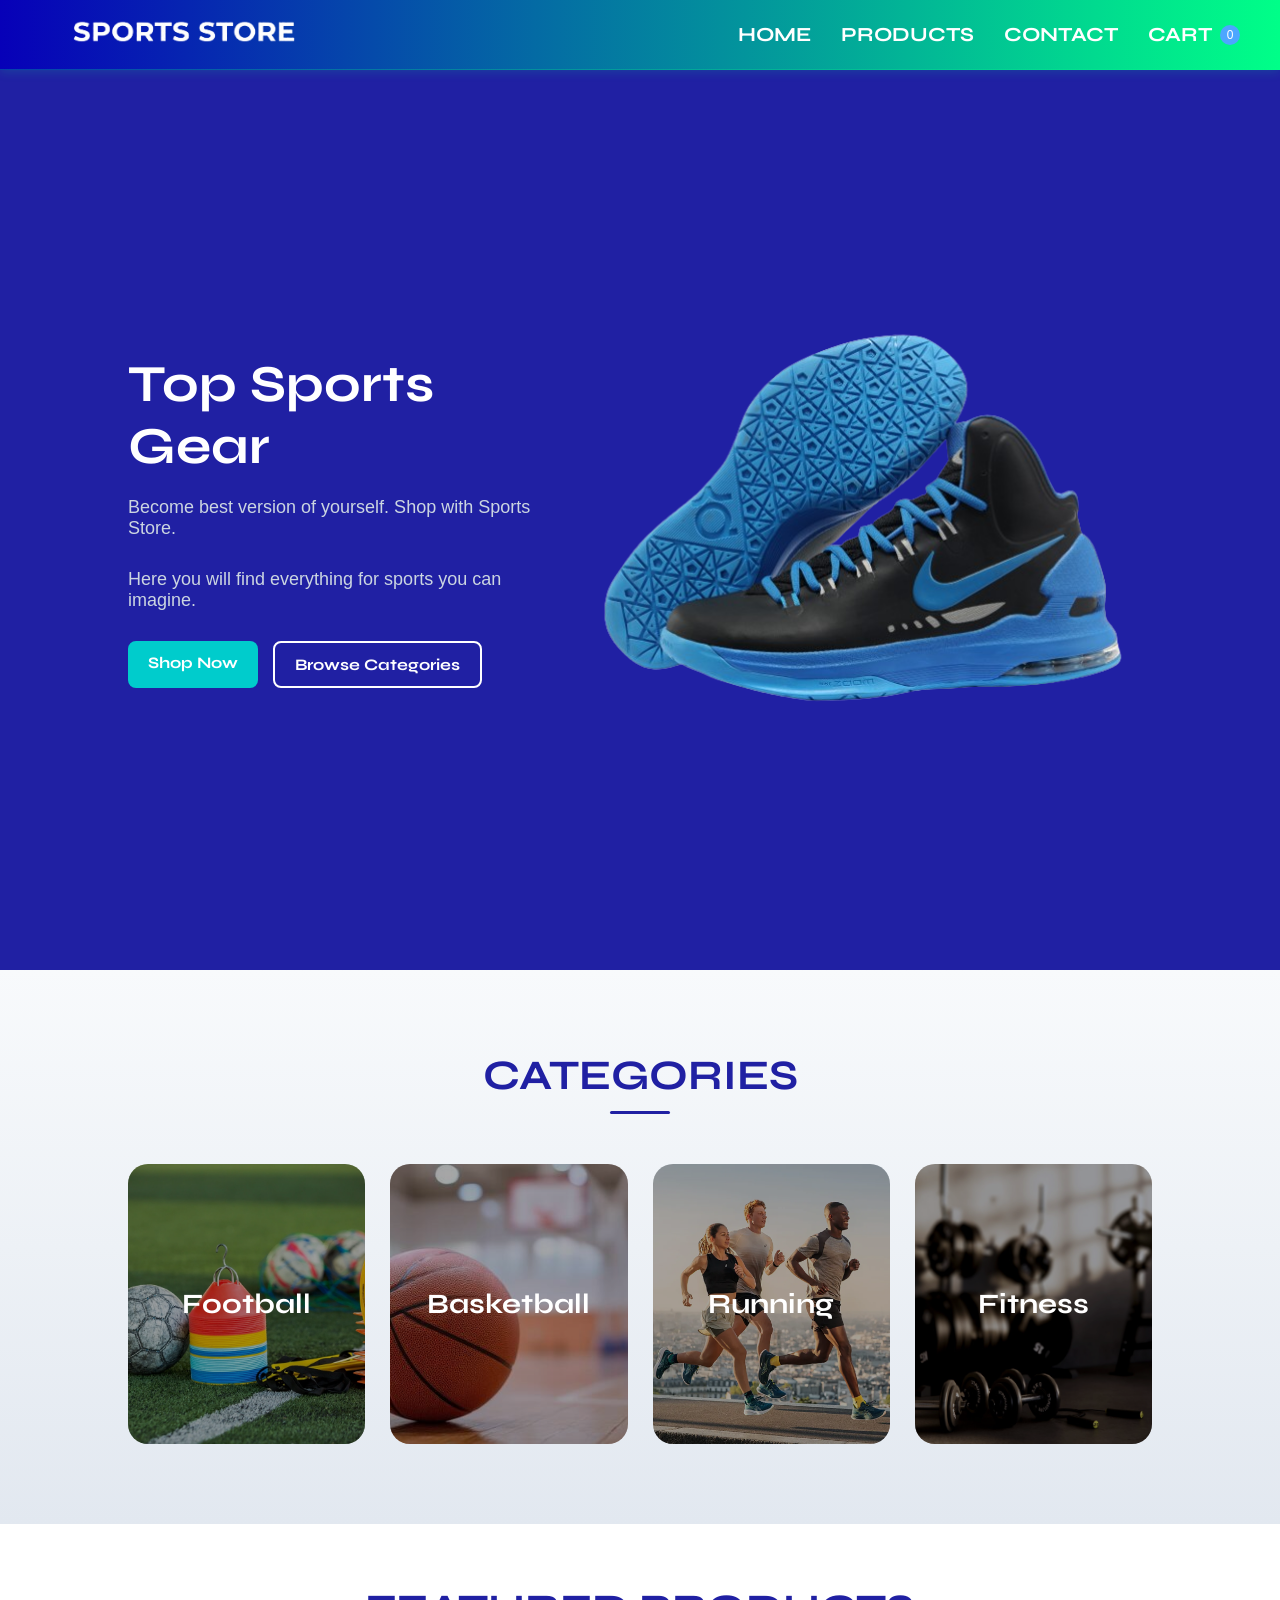
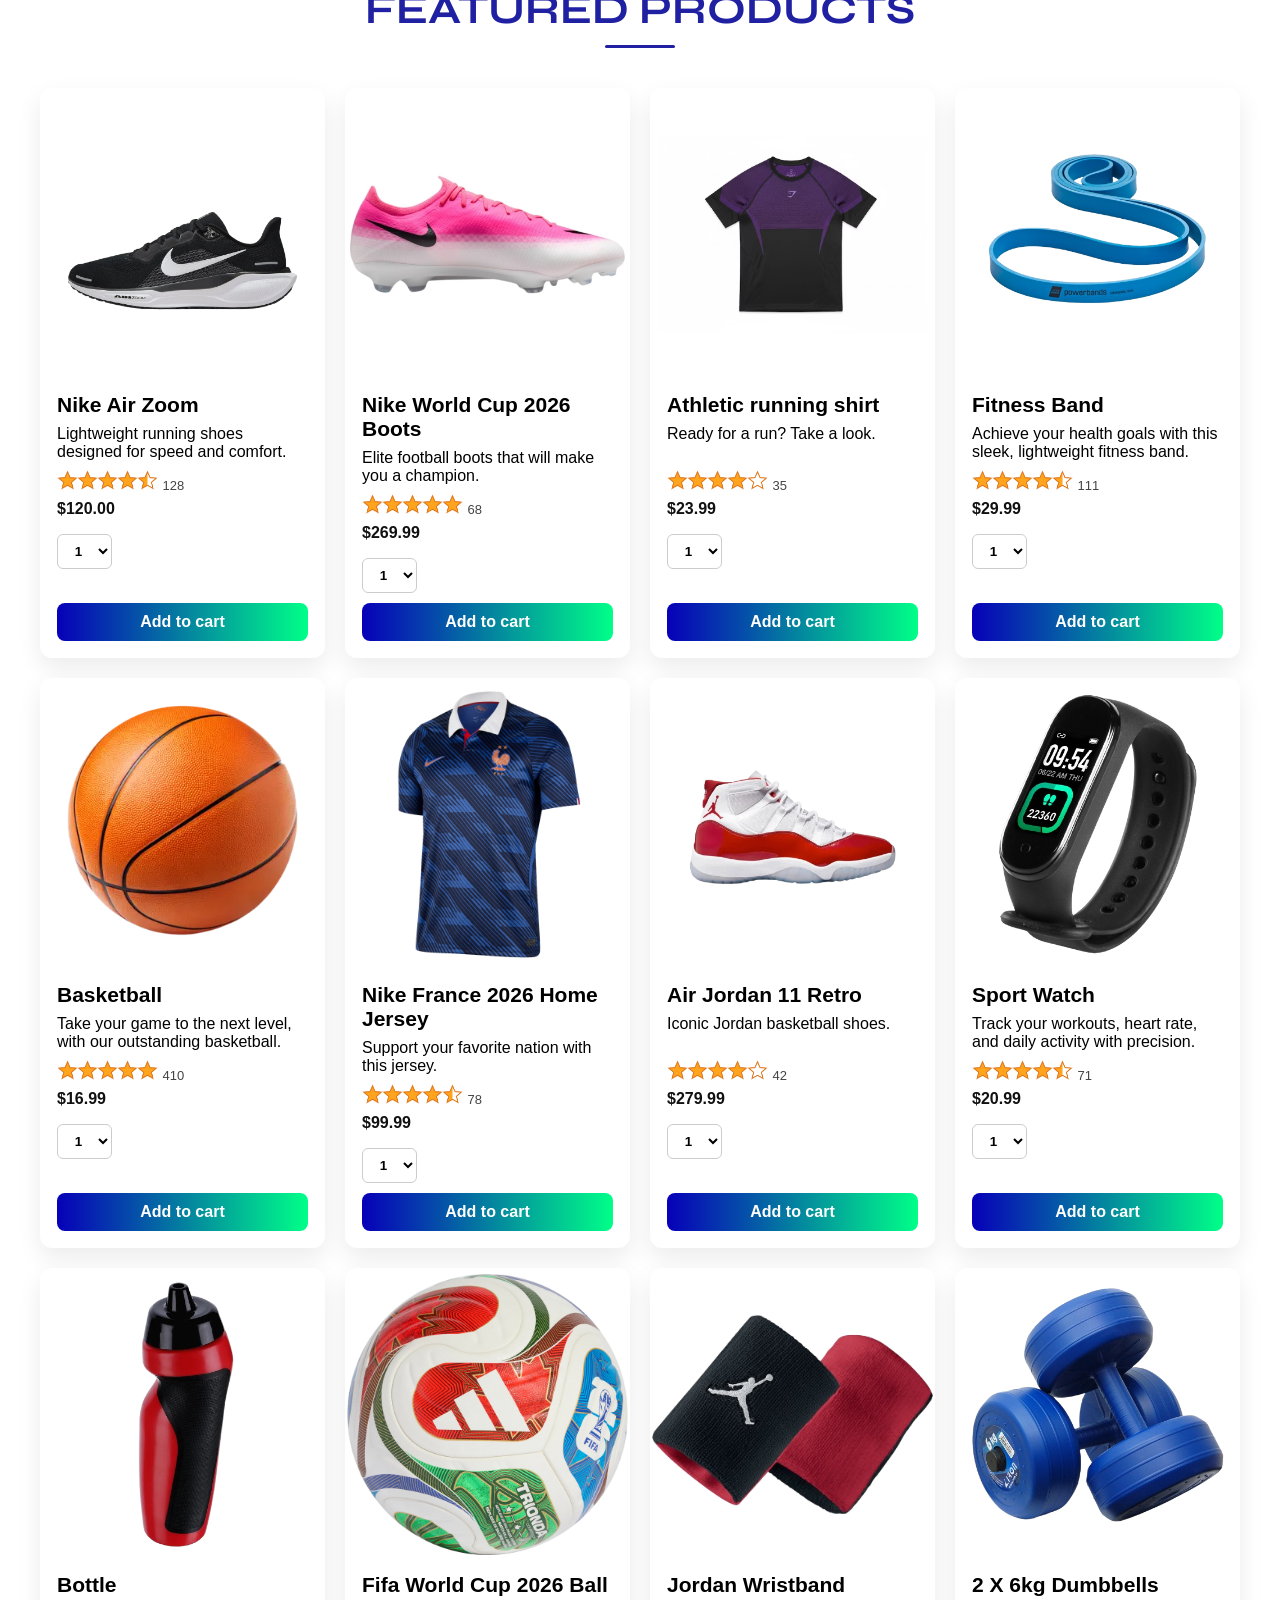
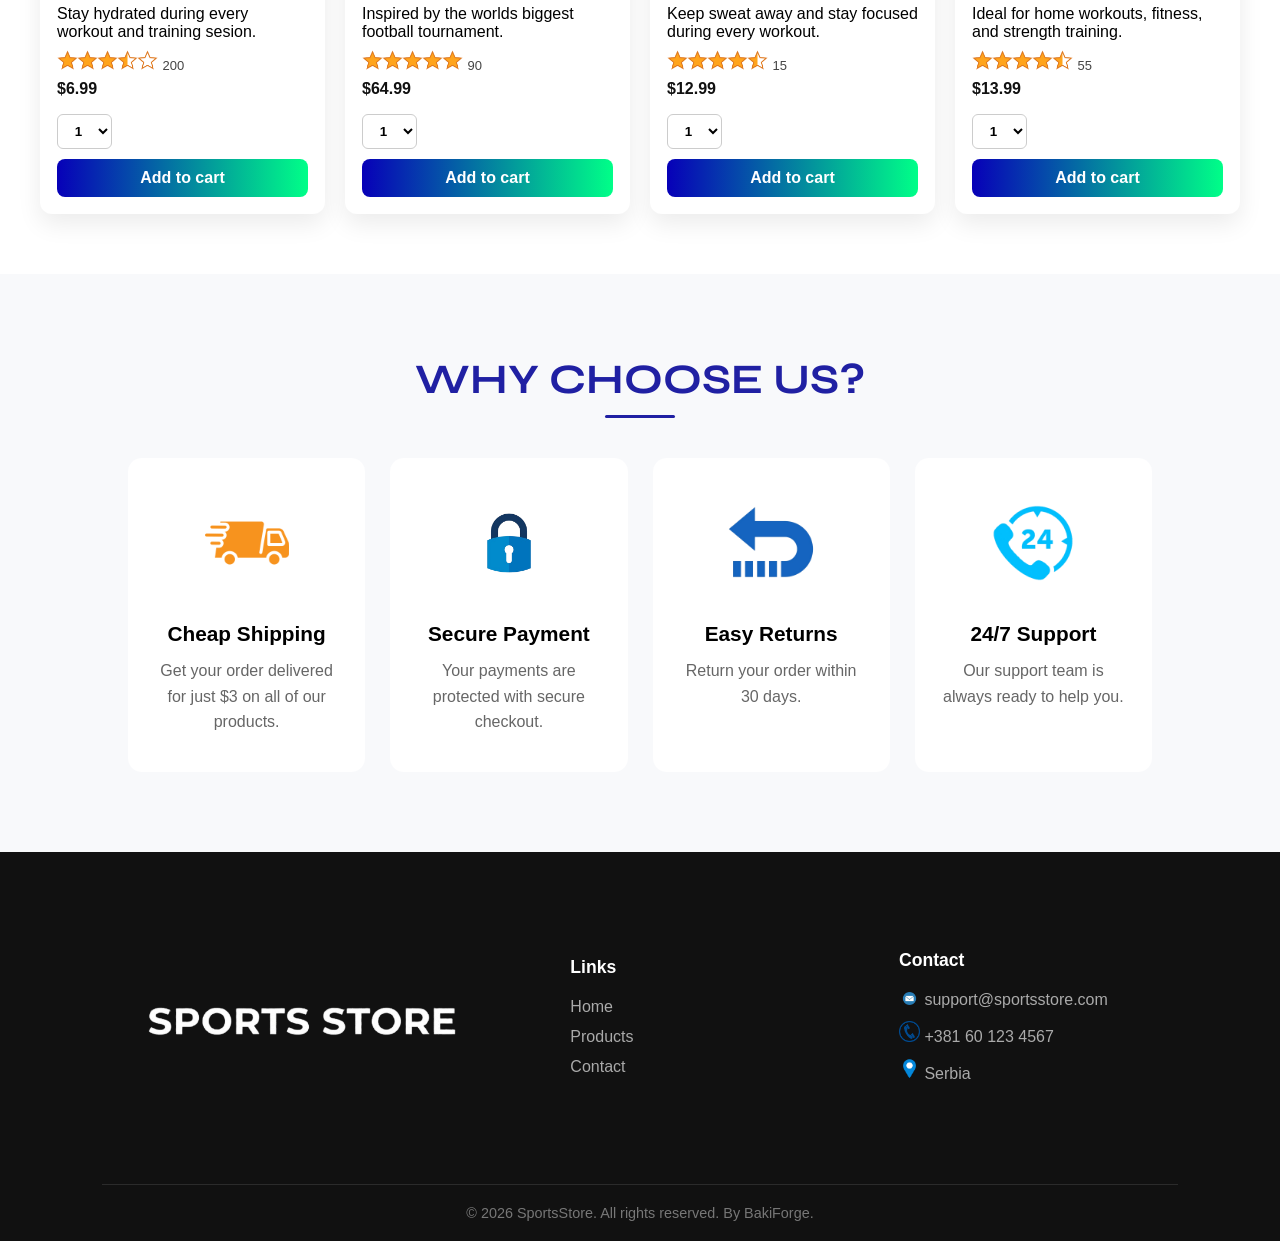
<file: index.html>
<!DOCTYPE html>
<html lang="en">
<head>
  <meta charset="UTF-8">
  <meta name="viewport" content="width=device-width, initial-scale=1.0">
  <title>SportsStore.com</title>
  <link rel="stylesheet" href="styles/style.css">
  <link rel="stylesheet" href="styles/categories.css">
  <link rel="stylesheet" href="styles/products.css">
    <link rel="preconnect" href="https://fonts.googleapis.com">
    <link rel="preconnect" href="https://fonts.gstatic.com" crossorigin>
    <link href="https://fonts.googleapis.com/css2?family=Syne:wght@400..800&display=swap" rel="stylesheet">
</head>
<body id="home">
  <nav class="navbar">
        <div class="logo">
            <a href="#home">
                <img class="store-logo" title="logo" src="images/store-logo.png">
            </a>
        </div>

        <input type="checkbox" id="menu-toggle">

        <label for="menu-toggle" class="hamburger">
            ☰
        </label>

        <ul class="nav-links">
            <li><a href="#">HOME</a></li>
            <li><a href="#products">PRODUCTS</a></li>
            <li><a href="#footer">CONTACT</a></li>
            <li>
                <a href="cart.html" class="cart js-cart">
                    CART
                    <span class="cart-count js-cart-count">0</span>
                </a>
            </li>
        </ul>
    </nav>

    <main>
      <section class="hero">
      <div class="hero-content">
        <h1 class="hero-title">Top Sports Gear</h1>
        <p>Become best version of yourself. Shop with Sports Store.</p>
        <p>Here you will find everything for sports you can imagine.</p>

        <div class="hero-buttons">
          <a href="#products" class="btn primary">Shop Now</a>
          <a href="#categories" class="btn secondary">Browse Categories</a>
        </div>
      </div>

      <div class="hero-image">
        <img src="images/basketball-shoe-hero-removebg-preview.png" alt="Sports gear" />
      </div>
    </section>

    <section class="categories js-categories" id="categories">

        <h2 class="categories-heading">CATEGORIES</h2>

        <div class="categories-container">

            <div class="category-card" data-category="football">
                <img src="images/football-cones-and-training-equipment.webp" alt="Football">
                <div class="category-overlay">
                    <h3>Football</h3>
                </div>
            </div>

            <div class="category-card" data-category="basketball">
                <img src="images/basketball-on-court-action-shot-of-game-equipment-for-sportsgraphy-and-team-competition-photo.jpeg" alt="Basketball">
                <div class="category-overlay">
                    <h3>Basketball</h3>
                </div>
            </div>

            <div class="category-card" data-category="running">
                <img src="images/asics_homepage_desktop_hero_c26_020124.webp" alt="Running">
                <div class="category-overlay">
                    <h3>Running</h3>
                </div>
            </div>

            <div class="category-card" data-category="fitness">
                <img src="images/equipment%20(6).jpg" alt="Fitness">
                <div class="category-overlay">
                    <h3>Fitness</h3>
                </div>
            </div>
        </div>
    </section>

    <section class="featured-products" id="products">
          <h2 class="section-title">FEATURED PRODUCTS</h2>

          <div class="products-grid js-products-grid">

            <!-- PRODUCT CARD (template za JS kasnije) -->
            <div class="product-card js-product-card">
            </div>
          </div>
   </section>

    <section class="why-choose-us">
    <div class="container">
        <h2 class="section-title">WHY CHOOSE US?</h2>

        <div class="features-grid">
        <div class="feature-card">
            <div class="feature-icon"><img class="feature-img" src="images/delivery.png"></div>
            <h3>Cheap Shipping</h3>
            <p>Get your order delivered for just $3 on all of our products.</p>
        </div>

        <div class="feature-card">
            <div class="feature-icon"><img class="feature-img" src="images/secure.png"></div>
            <h3>Secure Payment</h3>
            <p>Your payments are protected with secure checkout.</p>
        </div>

        <div class="feature-card">
            <div class="feature-icon"><img class="feature-img" src="images/return.png"></div>
            <h3>Easy Returns</h3>
            <p>Return your order within 30 days.</p>
        </div>

        <div class="feature-card">
            <div class="feature-icon"><img class="feature-img" src="images/service.png"></div>
            <h3>24/7 Support</h3>
            <p>Our support team is always ready to help you.</p>
         </div>
        </div>
     </div>
    </section>

   <footer class="footer" id="footer">

        <div class="footer-container">

            <!-- Logo -->
            <div class="footer-brand">
            <a href="#home">
                <img src="images/store-logo.png" alt="SportsStore Logo">
            </a>
            </div>


            <!-- Links -->
            <div class="footer-links">
            <h3>Links</h3>

            <ul>
                <li><a href="#home">Home</a></li>
                <li><a href="#products">Products</a></li>
                <li><a href="#contact">Contact</a></li>
            </ul>
            </div>


            <!-- Contact -->
            <div class="footer-contact" id="contact">
            <h3>Contact</h3>

            <p><img class="contact-image" src="images/email-box.png"> support@sportsstore.com</p>
            <p><img  class="contact-image" src="images/phone-con.png"> +381 60 123 4567</p>
            <p><img class="contact-image" src="images/location.png"> Serbia</p>
            </div>

        </div>


        <div class="footer-bottom">
            <p>© 2026 SportsStore. All rights reserved. By BakiForge.</p>
        </div>

    </footer>    
   </main>
  <script src="scripts/store.js" type="module"></script>
</body>
</html>
</file>
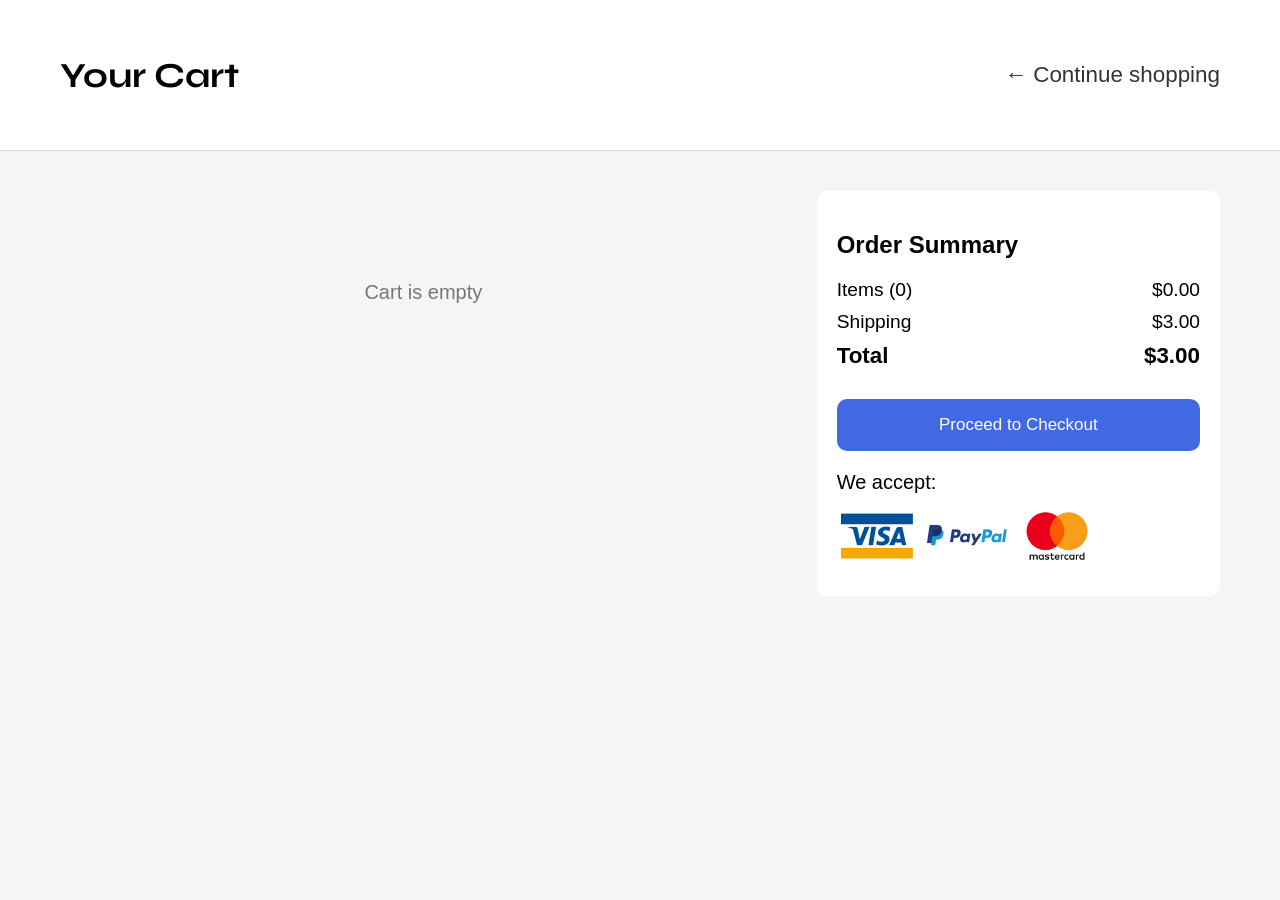
<file: cart.html>
<!DOCTYPE html>
<html lang="en">
<head>
  <meta charset="UTF-8" />
  <meta name="viewport" content="width=device-width, initial-scale=1.0"/>
  <title>Cart | SportsStore</title>
  <link rel="stylesheet" href="styles/storeCart.css"/>
  <link rel="preconnect" href="https://fonts.googleapis.com">
  <link rel="preconnect" href="https://fonts.gstatic.com" crossorigin>
  <link href="https://fonts.googleapis.com/css2?family=Syne:wght@400..800&display=swap" rel="stylesheet">
</head>

<body>

  <header class="cart-header">
    <h1 class="cart-title">Your Cart</h1>
    <a href="index.html" class="back-link">← Continue shopping</a>
  </header>

  <main class="cart-container">

    <!-- LEFT SIDE: PRODUCTS -->
    <section class="cart-items js-cart-items">
    </section>

    <!-- RIGHT SIDE: SUMMARY -->
    <aside class="cart-summary js-cart-summary">
    </aside>

  </main>
 <script src="scripts/cartPage.js" type="module"></script>
</body>
</html>
</file>
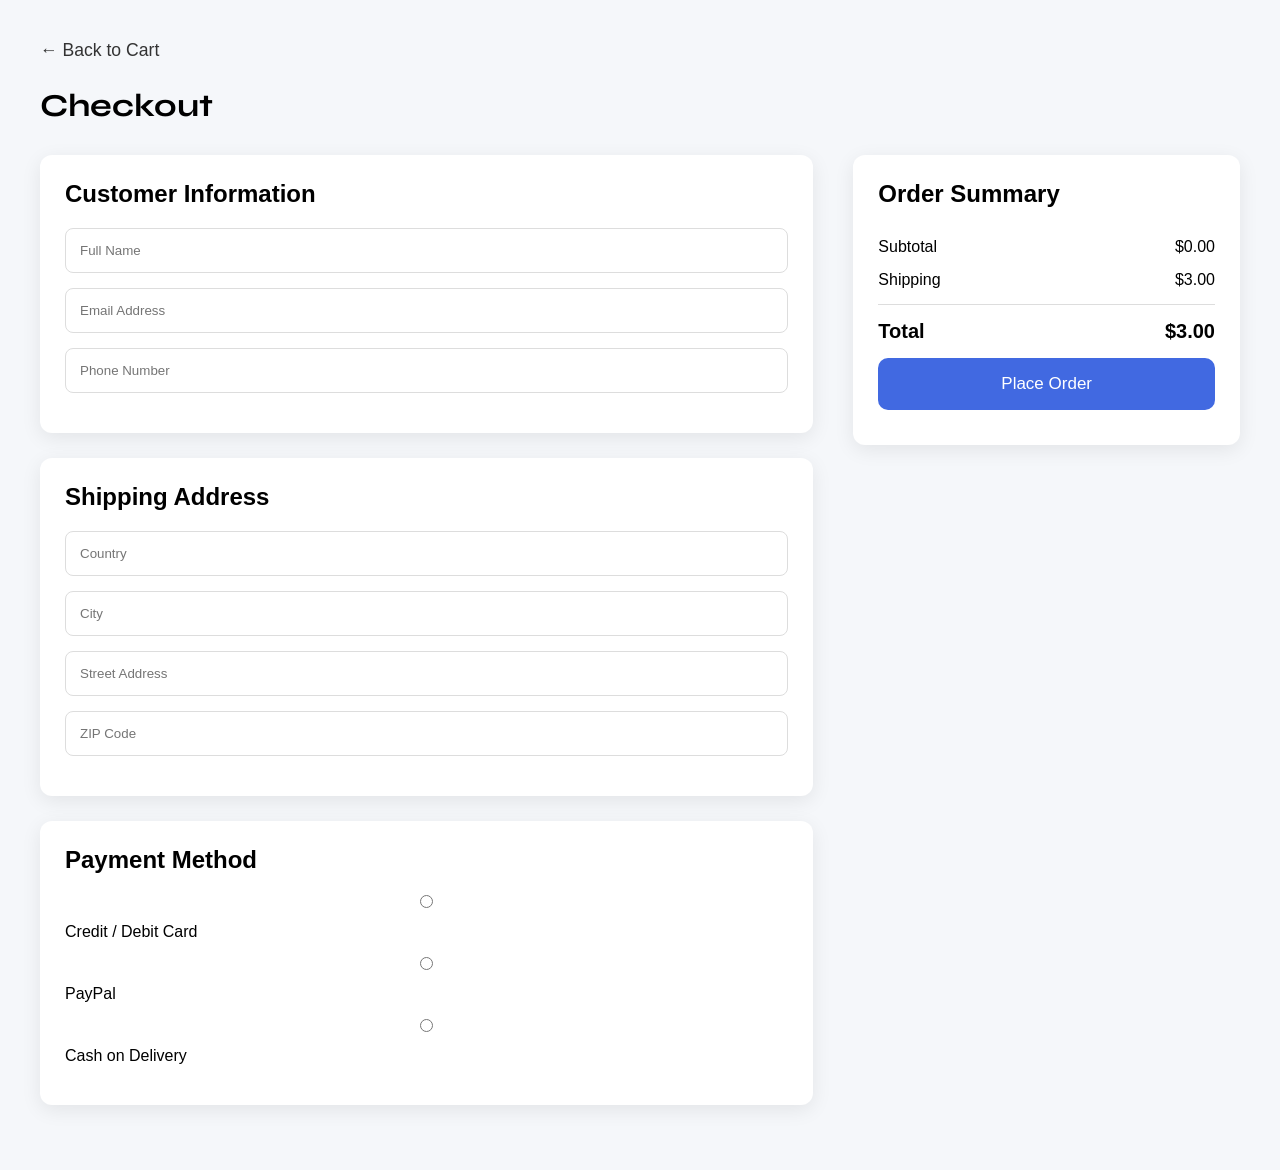
<file: checkout.html>
<!DOCTYPE html>
<html lang="en">
<head>
    <meta charset="UTF-8">
    <meta name="viewport" content="width=device-width, initial-scale=1.0">
    <title>Checkout | SportsStore</title>
    <link rel="stylesheet" href="styles/checkout.css">
    <link rel="preconnect" href="https://fonts.googleapis.com">
    <link rel="preconnect" href="https://fonts.gstatic.com" crossorigin>
    <link href="https://fonts.googleapis.com/css2?family=Syne:wght@400..800&display=swap" rel="stylesheet">
</head>
<body>

<div class="checkout-container">
    <a href="cart.html" class="back-to-cart">← Back to Cart</a>

    <h1>Checkout</h1>

    <div class="checkout-grid">

        <!-- LEFT SIDE -->
        <div class="checkout-left">

            <section class="section">

                <h2>Customer Information</h2>

                <input type="text" placeholder="Full Name">
                <input type="email" placeholder="Email Address">
                <input type="tel" placeholder="Phone Number">

            </section>

            <section class="section">

                <h2>Shipping Address</h2>

                <input type="text" placeholder="Country">
                <input type="text" placeholder="City">
                <input type="text" placeholder="Street Address">
                <input type="text" placeholder="ZIP Code">

            </section>

            <section class="section">

                <h2>Payment Method</h2>

                <label>
                    <input type="radio" name="payment">
                    Credit / Debit Card
                </label>

                <label>
                    <input type="radio" name="payment">
                    PayPal
                </label>

                <label>
                    <input type="radio" name="payment">
                    Cash on Delivery
                </label>

            </section>

        </div>

        <!-- RIGHT SIDE -->
        <div class="checkout-right js-checkout-right">
       </div>

<script src="scripts/checkout.js" type="module"></script>
</body>
</html>
</file>
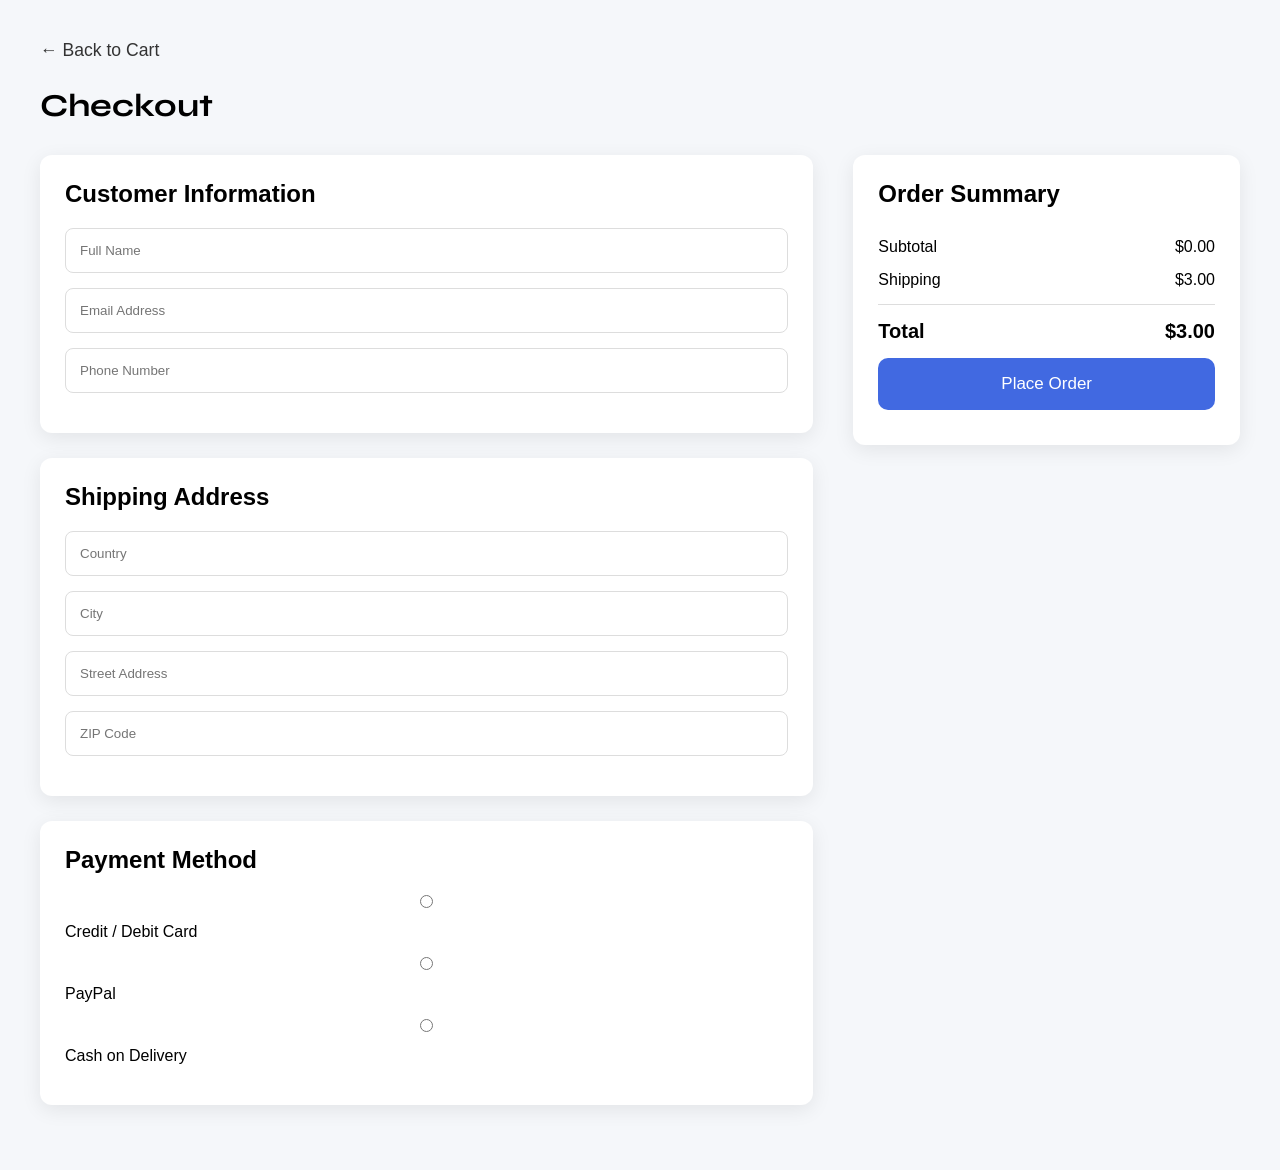
<file: html/checkout.html>
<!DOCTYPE html>
<html lang="en">
<head>
    <meta charset="UTF-8">
    <meta name="viewport" content="width=device-width, initial-scale=1.0">
    <title>Checkout | SportsStore</title>
    <link rel="stylesheet" href="../styles/checkout.css">
    <link rel="preconnect" href="https://fonts.googleapis.com">
    <link rel="preconnect" href="https://fonts.gstatic.com" crossorigin>
    <link href="https://fonts.googleapis.com/css2?family=Syne:wght@400..800&display=swap" rel="stylesheet">
</head>
<body>

<div class="checkout-container">
    <a href="cart.html" class="back-to-cart">← Back to Cart</a>

    <h1>Checkout</h1>

    <div class="checkout-grid">

        <!-- LEFT SIDE -->
        <div class="checkout-left">

            <section class="section">

                <h2>Customer Information</h2>

                <input type="text" placeholder="Full Name">
                <input type="email" placeholder="Email Address">
                <input type="tel" placeholder="Phone Number">

            </section>

            <section class="section">

                <h2>Shipping Address</h2>

                <input type="text" placeholder="Country">
                <input type="text" placeholder="City">
                <input type="text" placeholder="Street Address">
                <input type="text" placeholder="ZIP Code">

            </section>

            <section class="section">

                <h2>Payment Method</h2>

                <label>
                    <input type="radio" name="payment">
                    Credit / Debit Card
                </label>

                <label>
                    <input type="radio" name="payment">
                    PayPal
                </label>

                <label>
                    <input type="radio" name="payment">
                    Cash on Delivery
                </label>

            </section>

        </div>

        <!-- RIGHT SIDE -->
        <div class="checkout-right js-checkout-right">
       </div>

<script src="../scripts/checkout.js" type="module"></script>
</body>
</html>
</file>
<file: styles/style.css>
/*
 Navbar
*/
section {
  scroll-margin-top: 60px;
  /*Global fix for sections scroll*/
}

html, body {
  max-width: 100%;
  overflow-x: hidden;
}

* {
  margin: 0;
  padding: 0;
  box-sizing: border-box;
}

html {
  scroll-behavior: smooth;
}

body {
  font-family: Arial, sans-serif;
  overflow-x: hidden;
  padding-top: 70px;
}

.navbar {
  height: 70px;
  display: flex;
  justify-content: space-between;
  align-items: center;
  padding: 0 40px;
  background: linear-gradient(90deg, #0700b8 0%, #00ff88 100%);
  color: white;
  border-bottom: 1px solid rgba(0, 255, 136, 0.25);
  box-shadow: 0 2px 10px rgba(0, 255, 136, 0.15);
  position: fixed;
  top: 0;
  z-index: 1000;
  left: 0;
  width: 100%;
  max-width: 100vw;
}

.logo {
  font-size: 24px;
  font-weight: bold;
  cursor: pointer;
}

.store-logo {
  width: 12em;
  height: 12em;
  object-fit: contain;
}

.nav-links {
  display: flex;
  list-style: none;
  gap: 30px;
  align-items: center;
  font-family: arial;
  font-weight: 700;
}

.nav-links a {
  text-decoration: none;
  color: white;
  font-size: 20px;
  transition: 0.3s;
  font-family: syne;
}

.nav-links a:hover {
  color: #ffffff;
  text-shadow: 15px 10px 15px rgba(0, 0, 0, 0.25);
}


.cart {
  display: flex;
  align-items: center;
  gap: 8px;
}


.cart-count {
  background-color: #4da6ff;
  color: white;
  font-size: 12px;
  width: 20px;
  height: 20px;
  border-radius: 50%;
  display: flex;
  justify-content: center;
  align-items: center;
  font-weight: 300;
  font-family: arial;
}


#menu-toggle {
  display: none;
}


.hamburger {
  display: none;
  font-size: 30px;
  cursor: pointer;
}


/* 
 Mobile
*/

@media (max-width: 768px) {

  .navbar {
    padding: 0 20px;
    left: 0;
    width: 100%;
    max-width: 100vw;
  }

  .hamburger {
    display: block;
  }


  .nav-links {
    position: absolute;
    top: 70px;
    left: 0;
    width: 100%;
    background-color: #111;
    font-family: arial;
    font-weight: 700;
    background: linear-gradient(90deg, #0700b8 0%, #00ff88 100%);
    border-top: 1px solid white;
    border-bottom: 1px solid white;
    box-shadow: 2px 2px 10px rgba(0, 0, 0, 0.25);
    z-index: 100;

    flex-direction: column;
    gap: 20px;
    padding: 30px 0;

    display: none;
  }


  #menu-toggle:checked~.nav-links {
    display: flex;
  }

}

/*
 Hero section
*/

.hero {
  position: relative;
  display: flex;
  align-items: center;
  justify-content: space-between;
  padding: 80px 10%;
  min-height: 100vh;
  background-color: rgb(32, 32, 163);
  color: rgb(255, 255, 255);
  overflow-x: hidden;
}

.hero-title {
  font-weight: bold;
  font-family: syne;
}


.hero-content {
  max-width: 500px;
}

.hero h1 {
  font-size: 52px;
  margin-bottom: 20px;
}

.hero p {
  font-size: 18px;
  color: #cbd5e1;
  margin-bottom: 30px;
}

.hero-buttons {
  display: flex;
  gap: 15px;
}

.btn {
  padding: 12px 20px;
  border-radius: 8px;
  text-decoration: none;
  font-weight: bold;
}

.primary {
  background-color: #00cccc;
  font-family: syne;
  color: white;
  transition: color 0.35s,
    background-color 0.35s,
    font-weight 0.35s,
    opacity 0.15s;
}

.primary:hover {
  color: #00cccc;
  background-color: white;
}

.primary:active {
  opacity: 0.6;
}

.secondary {
  border: 2px solid white;
  color: white;
  font-family: syne;
  transition: color 0.35s,
    background-color 0.35s,
    opacity 0.15s;
}

.secondary:hover {
  color: rgb(32, 32, 163);
  background-color: white;
}

.secondary:active {
  opacity: 0.6;
}

.hero-image img {
  width: 600px;
  max-width: 100%;
}

/* responsive */
@media (max-width: 768px) {
  .hero {
    flex-direction: column;
    text-align: center;
    min-height: auto;
    padding: 40px 20px 20px;
  }

  .hero h1 {
    font-size: 36px;
  }

  .hero-buttons {
    justify-content: center;
  }

  .hero-image {
    width: 250px;
    margin-top: 20px;
  }
}

/*
 Why choose us section
*/
.why-choose-us {
  padding: 80px 10%;
  background: #f8f9fb;
}

.section-title {
  text-align: center;
  font-size: 2.2rem;
  margin-bottom: 50px;
}

.features-grid {
  display: grid;
  grid-template-columns: repeat(4, 1fr);
  gap: 25px;
}

.feature-card {
  background: #fff;
  padding: 35px 25px;
  border: 2px solid transparent;
  border-radius: 14px;
  text-align: center;
  cursor: pointer;
  transition:
    transform 0.35s ease,
    box-shadow 0.35s ease,
    background 0.35s ease;
}

.feature-img {
  width: 6rem;
}

.feature-card:hover {
  transform: translateY(-6px);

  background:
    linear-gradient(white, white) padding-box,
    linear-gradient(90deg, #0700b8 0%, #00ff88 100%) border-box;

  box-shadow: 0 15px 35px rgba(7, 0, 184, 0.18);
}

.feature-icon {
  font-size: 3rem;
  margin-bottom: 20px;
}

.feature-card h3 {
  margin-bottom: 12px;
  font-size: 1.3rem;
}

.feature-card p {
  color: #666;
  line-height: 1.6;
}

@media (max-width: 900px) {
  .features-grid {
    grid-template-columns: repeat(2, 1fr);
  }
}

@media (max-width: 600px) {
  .features-grid {
    grid-template-columns: 1fr;
  }

  .why-choose-us {
    padding: 60px 6%;
  }
}

/*
 Footer
*/
.footer {
  background: #111;
  color: white;
  padding: 60px 8% 0;
}


.footer-container {
  max-width: 1200px;
  margin: auto;

  display: grid;
  grid-template-columns: 1.5fr 1fr 1fr;
  align-items: center;

  gap: 50px;

  padding-bottom: 50px;
}



/* Logo */

.footer-brand img {
  width: 25rem;
  height: auto;
}



/* Titles */

.footer h3 {
  font-size: 1.1rem;
  margin-bottom: 20px;
  color: white;
}



/* Links */

.footer ul {
  list-style: none;
  padding: 0;
}


.footer li {
  margin-bottom: 12px;
}


.footer a {
  color: #aaa;
  text-decoration: none;

  transition: .3s ease;
}


.footer a:hover {
  color: whitesmoke;
}



/* Contact */

.footer-contact p {
  color: #aaa;
  margin-bottom: 12px;
}

.contact-image {
  object-fit: contain;
  width: 21px;
}

/* Bottom */

.footer-bottom {
  border-top: 1px solid #2b2b2b;
  text-align: center;
  padding: 20px 0;
}


.footer-bottom p {
  color: #777;
  font-size: .9rem;
}



/* Responsive */

@media(max-width: 800px) {

  .footer-container {
    grid-template-columns: 1fr;
    text-align: center;
    gap: 35px;
  }


  .footer-brand img {
    margin: auto;
    width: min(25rem, 100%);
    height: auto;
  }

}
</file>
<file: styles/categories.css>
/*
 Categories
*/
.categories {
  padding: 80px 10%;
  background: linear-gradient(180deg,
      #f8fafc 0%,
      #e2e8f0 100%);
}

.categories-heading {

}

#categories {
  scroll-margin-top: 60px;
  /* prilagodi visini navbara */
}

.categories h2 {
  text-align: center;
  font-size: 42px;
  margin-bottom: 50px;
  color: rgb(32, 32, 163);
  font-family: syne;
}

h2 {
  text-align: center;
  position: relative;
  margin-bottom: 20px;
  font-weight: bold;
}

h2::after {
  content: "";
  display: block;
  width: 60px;
  height: 3px;
  background: rgb(32, 32, 163);
  margin: 10px auto 0;
  /* ključ za centriranje linije */
  border-radius: 2px;
}


.categories-container {
  display: grid;
  grid-template-columns: repeat(4, 1fr);
  gap: 25px;
}


.category-card {
  position: relative;
  height: 280px;
  border-radius: 20px;
  overflow: hidden;
  cursor: pointer;
}


.category-card img {
  width: 100%;
  height: 100%;
  object-fit: cover;
  transition: 0.4s ease;
}


.category-overlay {
  position: absolute;
  inset: 0;

  display: flex;
  justify-content: center;
  align-items: center;

  background: rgba(0, 0, 0, 0.35);

  color: white;
}


.category-overlay h3 {
  font-size: 28px;
  font-family: syne;
}


/* Hover effect */

.category-card:hover img {
  transform: scale(1.1);
}


.category-card:hover .category-overlay {
  background-color: rgba(32, 32, 163, 0.45);
}



/* Responsive */

@media(max-width: 900px) {

  .categories-container {
    grid-template-columns: repeat(2, 1fr);
  }

}


@media(max-width: 600px) {

  .categories {
    padding: 50px 20px;
  }


  .categories h2 {
    font-size: 32px;
  }


  .categories-container {
    grid-template-columns: 1fr;
  }

}
</file>
<file: styles/products.css>
.featured-products {
  padding: 60px 40px;
}

.section-title {
  text-align: center;
  font-size: 42px;
  margin-bottom: 40px;
  position: relative;
  font-family: syne;
  color: rgb(32, 32, 163);
}

.section-title::after {
  content: "";
  display: block;
  width: 70px;
  height: 3px;
  background: black;
  margin: 10px auto 0;
  border-radius: 2px;
  background-color: rgb(32,32,163);
}

/* GRID */
.products-grid {
  display: grid;
  grid-template-columns: repeat(4, 1fr);
  gap: 20px;
  align-items: stretch;
}

/* CARD */
.product-card {
  background: white;
  border: 2px solid transparent;
  border-radius: 12px;
  overflow: hidden;
  box-shadow: 0 10px 25px rgba(0, 0, 0, 0.08);
  display: flex;
  flex-direction: column;
  height: 100%;
  cursor: pointer;

  transition:
    transform 0.35s ease,
    box-shadow 0.35s ease,
    background 0.35s ease;
}

.product-card:hover {
  transform: translateY(-6px);

  background:
    linear-gradient(white, white) padding-box,
    linear-gradient(90deg, #0700b8 0%, #00ff88 100%) border-box;

  box-shadow: 0 15px 35px rgba(7, 0, 184, 0.18);
}

/* IMAGE */
.product-image {
  width: 100%;
  height: 18em;
  object-fit: contain;
}

/* INFO */
.product-info {
  padding: 15px;
  display: flex;
  flex-direction: column;
  flex: 1;
}

.product-name {
  font-size: 21px;
  margin-bottom: 8px;
}

.product-desc {
  min-height: 45px;
}

.product-rating span {
  color: #444;
  font-size: 13px;
}

.product-price {
  font-size: 16px;
  font-weight: bold;
  margin: 6px 0;
  color: #111;
}

.quantity-control {
  margin: 10px 0;
}

.quantity-select {
  width: 55px;
  height: 35px;
  border: 1px solid #ccc;
  border-radius: 6px;
  text-align: center;
  font-weight: bold;
  cursor: pointer;
  background: white;
}

.stars-image {
  object-fit: contain;
  height: 20px;
}

/* BUTTON */
.product-bottom {
  margin-top: auto;
}

.add-to-cart-btn {
  width: 100%;
  padding: 10px;
  border: none;
  background: linear-gradient(90deg, #0700b8 0%, #00ff88 100%);
  font-weight: bold;
  font-size: 1rem;
  color: white;
  border-radius: 8px;
  cursor: pointer;
  transition: opacity 0.3s;
}

.add-to-cart-btn:hover {
  opacity: 0.73;
}

/*
 Responsive
*/
@media (max-width: 1000px) {
  .products-grid {
    grid-template-columns: repeat(3, 1fr);
  }
}

@media (max-width: 700px) {
  .products-grid {
    grid-template-columns: repeat(2, 1fr);
  }
}

@media (max-width: 450px) {
  .products-grid {
    grid-template-columns: 1fr;
  }
}
</file>
<file: styles/storeCart.css>
body {
  font-family: Arial, sans-serif;
  margin: 0;
  background: #f5f5f5;
}

/* HEADER */
.cart-header {
  display: flex;
  justify-content: space-between;
  align-items: center;
  padding: 30px 60px;
  background: white;
  border-bottom: 1px solid #ddd;
}

.cart-title {
  font-family: syne;
  font-size: 2.2em;
}

.back-link {
  text-decoration: none;
  color: #333;
  font-size: 1.4em;
  transition: 0.3s;
}

.back-link:hover {
  color: #575757;
  text-shadow: 15px 10px 15px rgba(0, 0, 0, 0.25);
  transform: translateX(-4px);
}
/* MAIN LAYOUT */
.cart-container {
  display: flex;
  gap: 30px;
  padding: 40px 60px;
}

/* LEFT SIDE */
.cart-items {
  flex: 2;
}

.empty-cart {
  text-align: center;
  font-size: 20px;
  color: #777;
  margin-top: 60px;
  padding: 30px;
  font-family: Arial;
}

.cart-item {
  display: flex;
  gap: 20px;
  background: white;
  padding: 20px;
  margin-bottom: 15px;
  border-radius: 10px;
}

.item-image {
  width: 100px;
  height: 100px;
  background: #ddd;
  border-radius: 10px;
}

.item-info {
  flex: 1;
}

.item-name {
  margin: 0;
}

.item-price {
  color: #444;
}

.quantity-controls {
  display: flex;
  align-items: center;
  gap: 10px;
  margin-top: 10px;
}

.qty-btn {
  padding: 6px 12px;
  cursor: pointer;
  font-size: 16px;
}

.remove-btn {
  margin-top: 10px;
  background: none;
  border: none;
  color: red;
  cursor: pointer;
  font-size: 16px;
}

/* RIGHT SIDE */
.cart-summary {
  flex: 1;
  background: white;
  padding: 20px;
  border-radius: 10px;
  height: fit-content;
}

.summary-row {
  display: flex;
  justify-content: space-between;
  margin: 10px 0;
  font-size: 1.2em;
}

.total {
  font-weight: bold;
  font-size: 1.4em;
}

.checkout-btn {
  width: 100%;
  padding: 16px;
  background: royalblue;
  font-size: 17px;
  color: white;
  border: none;
  border-radius: 10px;
  cursor: pointer;
  margin-top: 20px;
  font-family: Arial, Helvetica, sans-serif;
  transition: .3s;
}

.checkout-btn:hover {
  background: #244fc9;
}

.payment-info {
  margin-top: 5px;
  font-size: 14px;
}
.payment-title {
  font-size: 20px;
  margin-bottom: 2px;
}
.cards {
  display: flex;
  gap: 10px;
  align-items: center;
}

.payment-method {
  width: 80px;
  height: 80px;
  object-fit: contain;
}

/* MOBILE (≤ 600px) */
@media (max-width: 600px) {

  .cart-header {
    flex-direction: column;
    align-items: flex-start;
    gap: 10px;
    padding: 20px;
  }

  .cart-container {
    padding: 15px;
    gap: 20px;
  }

  /* CART ITEM STACK */
  .cart-item {
    flex-direction: column;
    align-items: flex-start;
  }

  .item-image {
    width: 100%;
    height: 180px;
  }

  .item-info {
    width: 100%;
  }

  .quantity-controls {
    justify-content: flex-start;
  }

  /* SUMMARY FIX */
  .cart-summary {
    padding: 15px;
  }

  .checkout-btn {
    padding: 14px;
    font-size: 16px;
  }

  .cards span {
    display: inline-block;
    margin-bottom: 5px;
  }
}

/* TABLET (≤ 900px) */
@media (max-width: 900px) {
  .cart-container {
    flex-direction: column;
    padding: 30px;
  }

  .cart-header {
    padding: 20px 30px;
  }

  .cart-summary {
    width: 100%;
  }
}

@media (max-width: 600px) {
  .payment-method {
    width: 50px;
  }

  .cards {
    gap: 8px;
  }
}
</file>
<file: styles/checkout.css>
* {
    margin: 0;
    padding: 0;
    box-sizing: border-box;
    font-family: Arial, Helvetica, sans-serif;
}

body {
    background: #f5f7fa;
    padding: 40px;
}

.checkout-container {
    max-width: 1200px;
    margin: auto;
}

.back-to-cart {
    display: inline-block;
    text-decoration: none;
    margin-bottom: 25px;
    color: #333;
    font-size: 1.1em;
    transition: 0.3s;
}

.back-to-cart:hover {
    color: #575757;
    text-shadow: 15px 10px 15px rgba(0, 0, 0, 0.25);
    transform: translateX(-4px);
}

.checkout-container h1 {
    margin-bottom: 30px;
    font-family: syne;
}

.checkout-grid {
    display: grid;
    grid-template-columns: 2fr 1fr;
    gap: 40px;
}

.section {
    background: white;
    padding: 25px;
    border-radius: 12px;
    margin-bottom: 25px;
    box-shadow: 0 5px 20px rgba(0,0,0,.08);
    cursor: pointer;
}

.section h2 {
    margin-bottom: 20px;
}

.section input {
    width: 100%;
    padding: 14px;
    margin-bottom: 15px;
    border: 1px solid #ddd;
    border-radius: 8px;
    outline: none;
}

.section input:focus {
    border-color: royalblue;
}

.section label {
    display: block;
    margin-bottom: 15px;
    cursor: pointer;
}

.checkout-right {
    background: white;
    padding: 25px;
    border-radius: 12px;
    box-shadow: 0 5px 20px rgba(0,0,0,.08);
    height: fit-content;
    cursor: pointer;
}

/*
Styling for the products
*/

.order-item {
    display: flex;
    gap: 20px;
    padding: 20px 0;
    border-bottom: 1px solid #e5e5e5;
}

.order-item-image img {
    width: 110px;
    height: 110px;
    object-fit: contain;
}

.order-item-details {
    flex: 1;
}

.order-item-name {
    font-size: 18px;
    font-weight: 600;
    margin-bottom: 10px;
}

.order-item-price {
    color: #1f8b4d;
    font-size: 18px;
    font-weight: bold;
    margin-bottom: 8px;
}

.order-item-quantity {
    color: #666;
    font-size: 15px;
}

/* Styling for the products */

.order-message {
    font-family: Arial;
    color: green;
    position: relative;
    margin-top: 10px;
    margin-left: 10%;
    margin-right: 10%;
}

.checkout-right h2 {
    margin-bottom: 20px;
}

.order-items {
    margin-bottom: 30px;
}

.summary-row {
    display: flex;
    justify-content: space-between;
    margin-bottom: 15px;
}

.total {
    font-size: 20px;
    font-weight: bold;
    border-top: 1px solid #ddd;
    padding-top: 15px;
}

.place-order-btn {
    width: 100%;
    padding: 16px;
    background: royalblue;
    color: white;
    border: none;
    border-radius: 10px;
    cursor: pointer;
    font-size: 17px;
    transition: .3s;
}

.place-order-btn:hover {
    background: #244fc9;
}

@media (max-width: 900px) {

    .checkout-grid {
        grid-template-columns: 1fr;
    }

}
</file>
